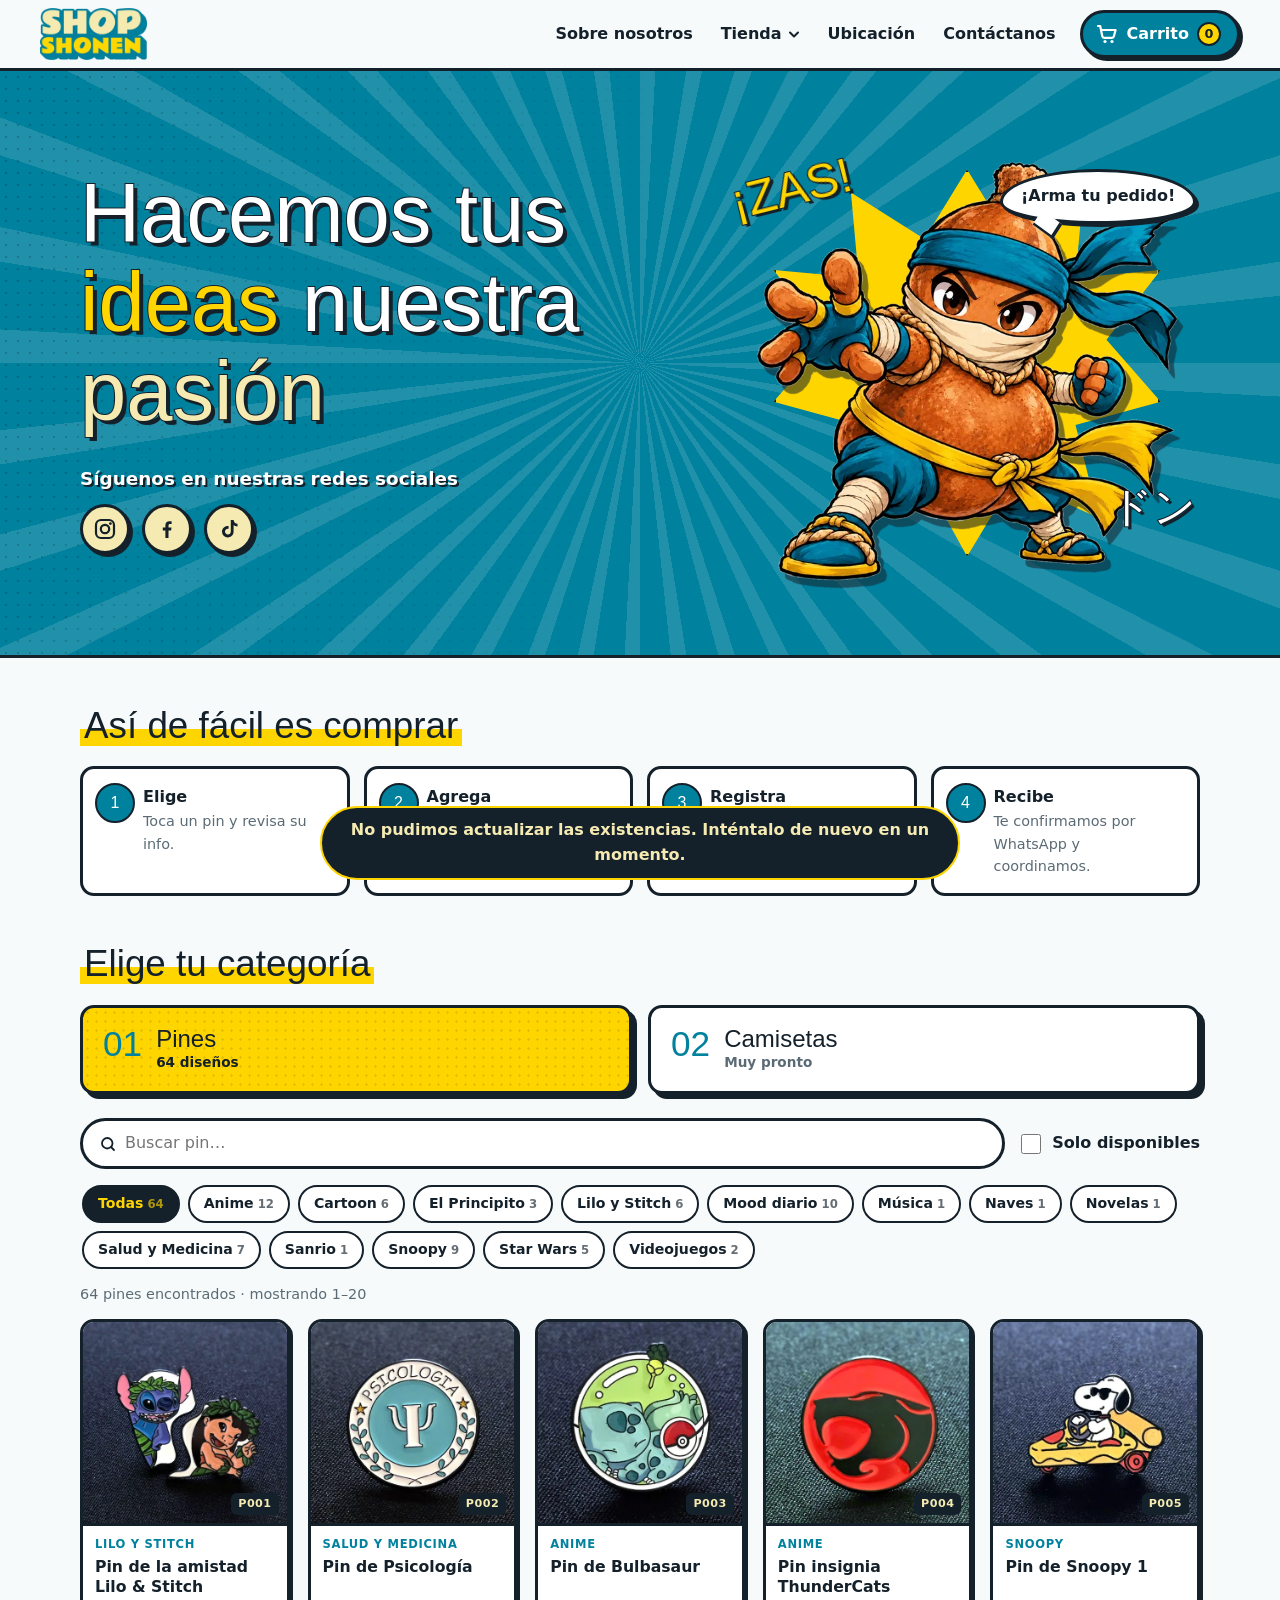
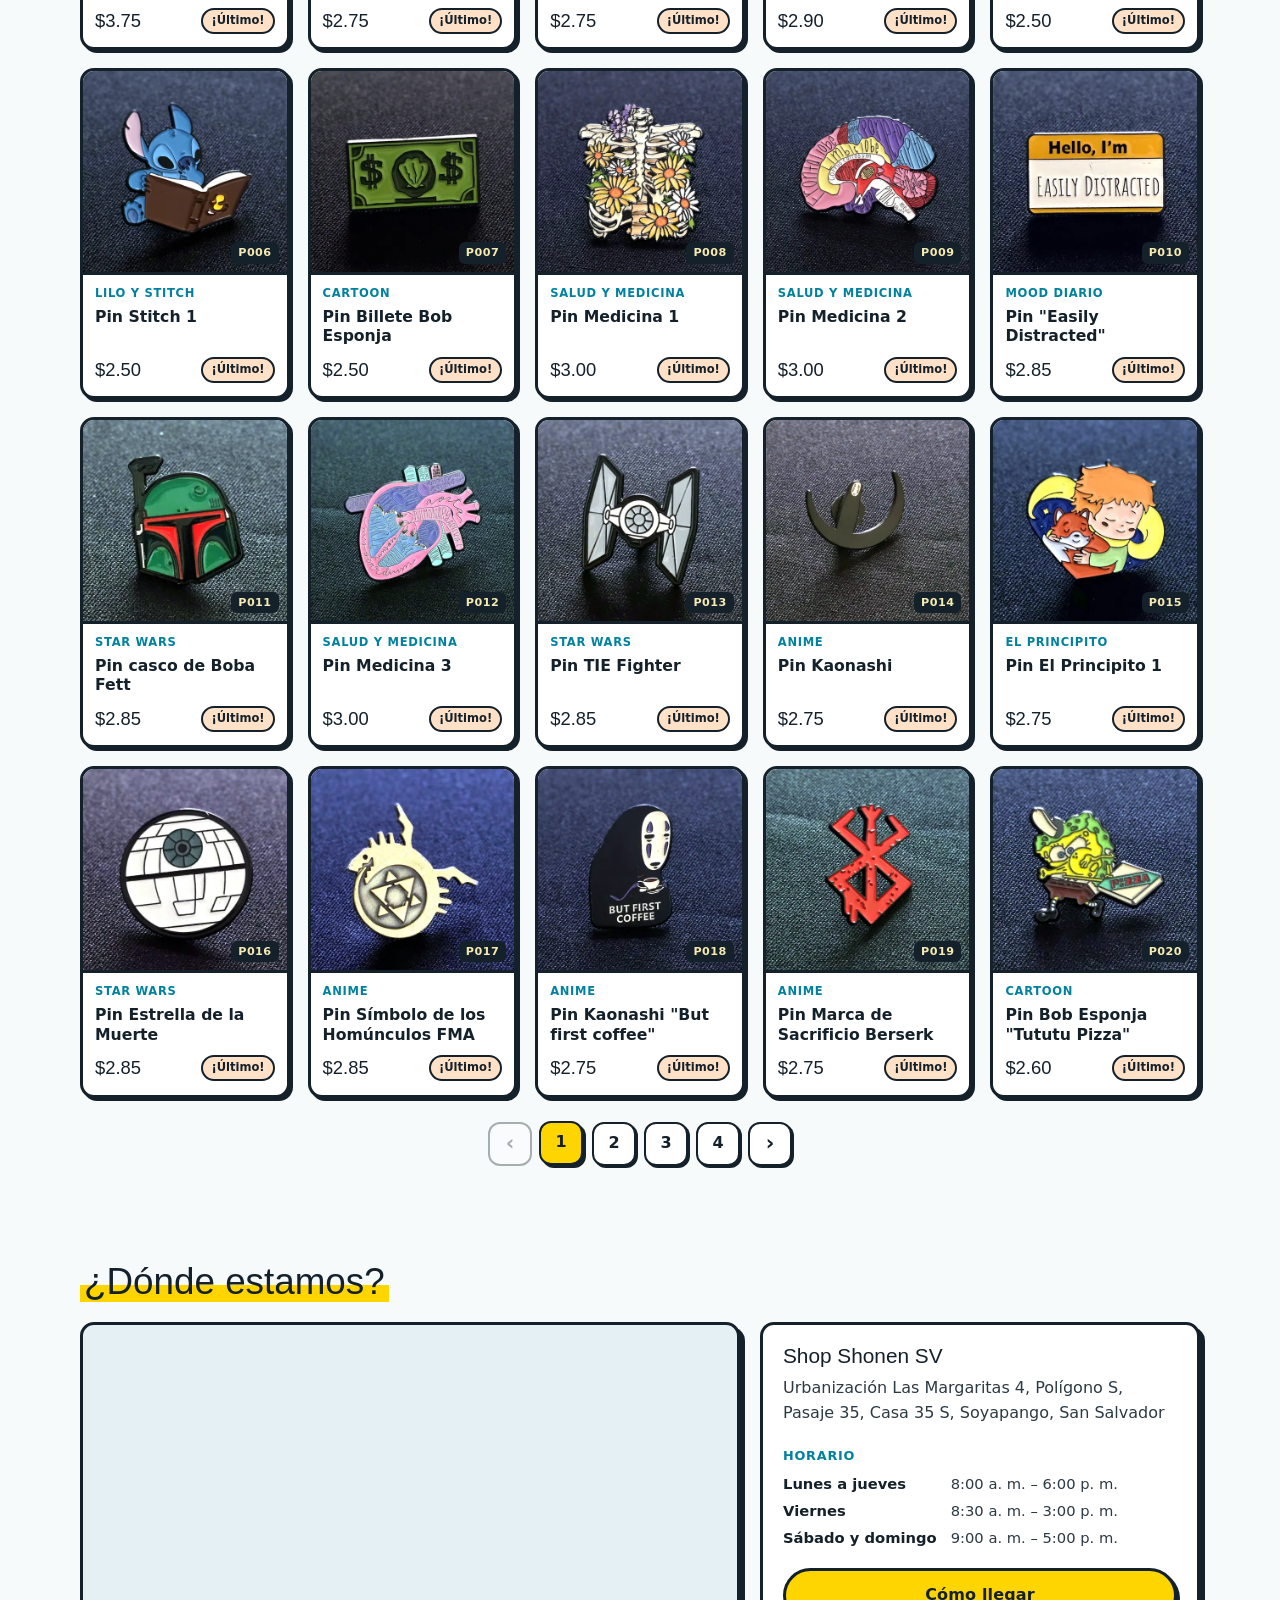
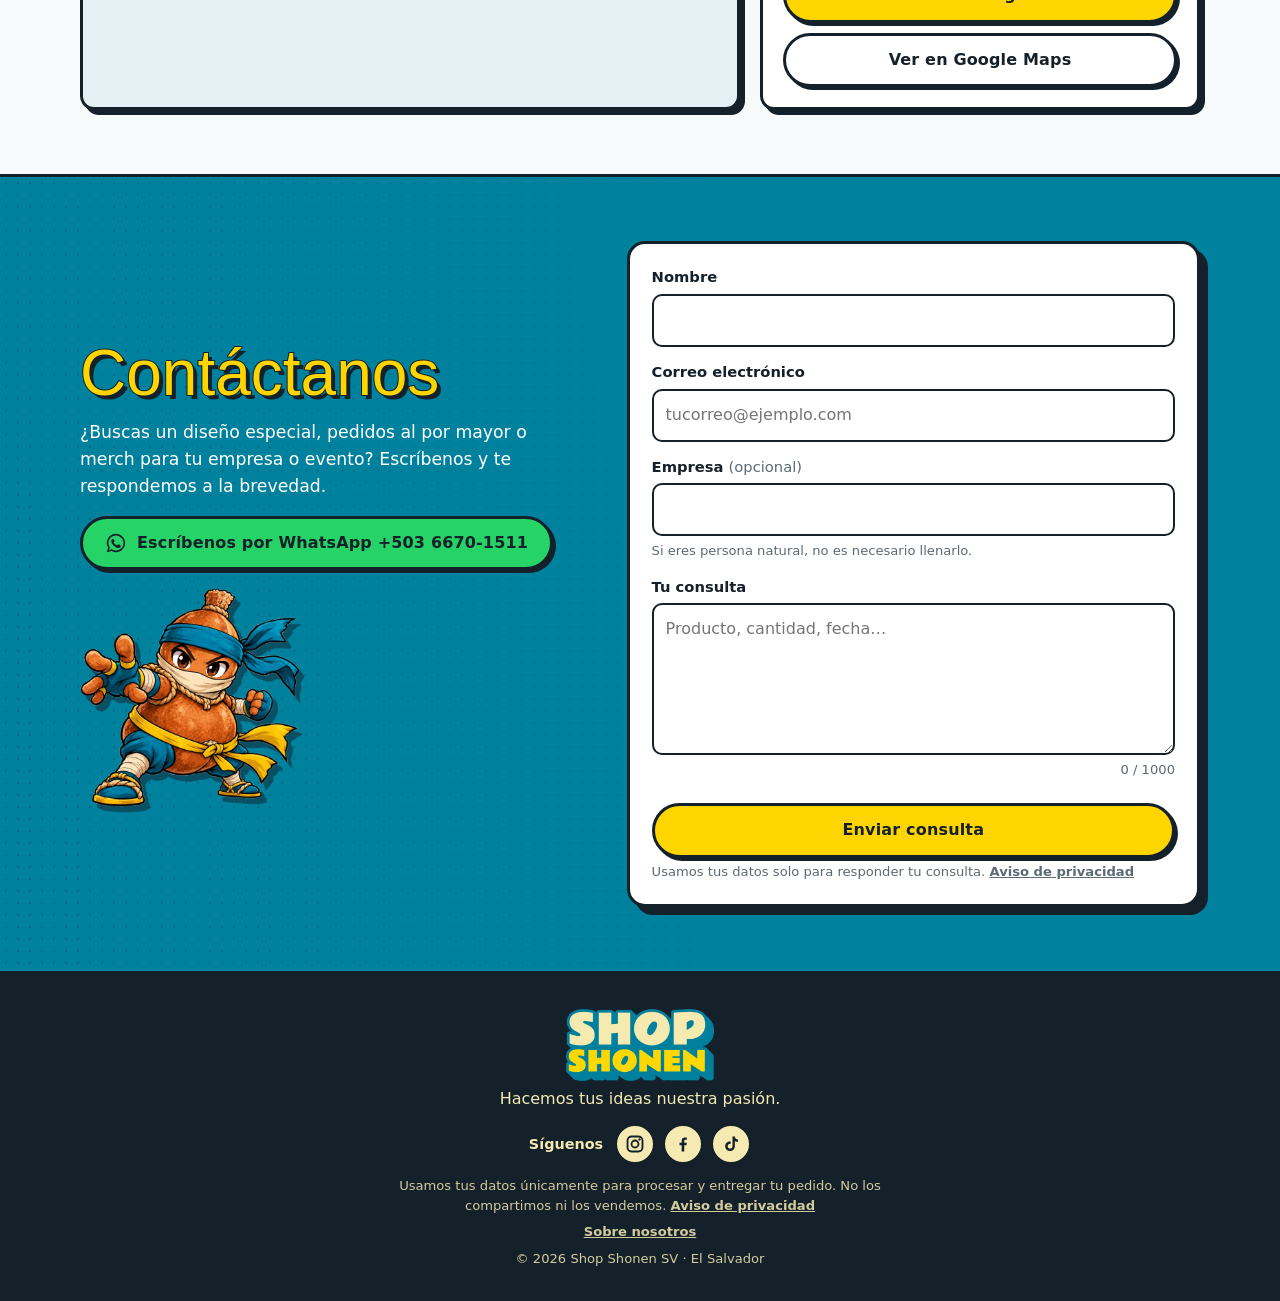
<file: index.html>
<!doctype html>
<html lang="es">
<head>
<meta charset="utf-8">
<meta name="viewport" content="width=device-width,initial-scale=1,viewport-fit=cover">
<meta name="color-scheme" content="only light">
<!--CSP-START-->
<meta http-equiv="Content-Security-Policy" content="default-src 'self'; script-src 'self'; style-src 'self' 'unsafe-inline' https://fonts.googleapis.com; font-src https://fonts.gstatic.com; img-src 'self' data: https://drive.google.com https://*.googleusercontent.com; frame-src https://www.google.com https://maps.google.com; connect-src https://script.google.com https://script.googleusercontent.com; base-uri 'self'; form-action 'none'">
<meta name="referrer" content="strict-origin-when-cross-origin">
<meta name="description" content="Shop Shonen SV: pines y merch inspirados en el anime y la cultura pop. Pedidos en línea, pago contra entrega y envíos a todo El Salvador.">
<link rel="icon" href="logo.webp">
<!--CSP-END-->
<title>Shop Shonen SV</title>
<link rel="preconnect" href="https://fonts.googleapis.com">
<link rel="preconnect" href="https://fonts.gstatic.com" crossorigin>
<link rel="stylesheet" href="https://fonts.googleapis.com/css2?family=Bangers&family=Dela+Gothic+One&family=M+PLUS+Rounded+1c:wght@400;500;700;800&display=swap">
<link rel="stylesheet" href="styles.css?v=20261005g">
</head>
<body>
<!--BODY-START-->
<a class="skip" href="#catalogo">Ir al catálogo</a>

<header class="topbar" id="topbar">
  <a class="brand" href="#inicio" aria-label="Shop Shonen SV, inicio">
    <img src="logo.webp" alt="Shop Shonen" width="120" height="120">
  </a>
  <nav class="topnav" id="topnav" aria-label="Secciones">
    <a class="navlink" href="nosotros.html">Sobre nosotros</a>
    <div class="dd" id="ddTienda">
      <button type="button" class="navlink dd-btn" id="ddBtn" aria-expanded="false" aria-controls="ddMenu">Tienda <svg viewBox="0 0 12 12" width="12" height="12" aria-hidden="true"><path d="M2 4.5 6 8.5 10 4.5" fill="none" stroke="currentColor" stroke-width="2" stroke-linecap="round" stroke-linejoin="round"/></svg></button>
      <div class="dd-menu" id="ddMenu" hidden>
        <button type="button" class="dd-item" data-goto="pines">Pines</button>
        <button type="button" class="dd-item" data-goto="camisetas">Camisetas</button>
      </div>
    </div>
    <button type="button" class="navlink" data-scroll="ubicacion">Ubicación</button>
    <button type="button" class="navlink" data-scroll="contacto">Contáctanos</button>
  </nav>
  <button type="button" class="cart-btn" id="cartBtn" aria-label="Abrir carrito, 0 productos">
    <svg viewBox="0 0 24 24" width="24" height="24" aria-hidden="true"><path d="M3 4h2.2l2.1 10.2a2 2 0 0 0 2 1.6h7.6a2 2 0 0 0 2-1.5L20.6 8H6.4" fill="none" stroke="currentColor" stroke-width="2.2" stroke-linecap="round" stroke-linejoin="round"/><circle cx="10" cy="19.5" r="1.6" fill="currentColor"/><circle cx="17" cy="19.5" r="1.6" fill="currentColor"/></svg>
    <span class="cart-label">Carrito</span>
    <span class="cart-count" id="cartCount">0</span>
  </button>
  <button type="button" class="burger" id="burger" aria-expanded="false" aria-controls="topnav" aria-label="Abrir menú">
    <span></span><span></span><span></span>
  </button>
</header>

<main id="inicio">
  <!-- HERO: escena animada -->
  <section class="hero" aria-labelledby="heroTitle">
    <div class="hero-lines" aria-hidden="true"></div>
    <div class="hero-dots" aria-hidden="true"></div>
    <div class="hero-inner">
      <div class="hero-copy">
        <h1 id="heroTitle" class="hero-title" aria-label="Hacemos tus ideas nuestra pasión">
          <span class="w" style="--i:0">Hacemos</span>
          <span class="w" style="--i:1">tus</span>
          <span class="w hl" style="--i:2">ideas</span>
          <span class="w" style="--i:3">nuestra</span>
          <span class="w hl2" style="--i:4">pasión</span>
        </h1>
        <div class="hero-social" id="heroSocial" hidden>
          <p class="hero-social-txt">Síguenos en nuestras redes sociales</p>
          <div class="social social-hero" data-social></div>
        </div>
      </div>
      <div class="hero-stage" aria-hidden="true">
        <div class="burst"></div>
        <span class="sfx sfx1">¡ZAS!</span>
        <span class="sfx sfx2">ドン</span>
        <img class="mascot" src="mascota.webp" alt="" width="640" height="636">
        <div class="bubble">¡Arma tu pedido!</div>
      </div>
    </div>
  </section>

  <section class="how" aria-labelledby="howTitle">
    <h2 id="howTitle" class="section-title"><span>Así de fácil es comprar</span></h2>
    <ol class="steps">
      <li><b>Elige</b><span>Toca un pin y revisa su info.</span></li>
      <li><b>Agrega</b><span>Suma al carrito los que quieras.</span></li>
      <li><b>Registra</b><span>Completa tus datos de entrega.</span></li>
      <li><b>Recibe</b><span>Te confirmamos por WhatsApp y coordinamos.</span></li>
    </ol>
  </section>

  <!-- Categorías -->
  <section class="cats" id="catalogo" aria-labelledby="catsTitle">
    <h2 id="catsTitle" class="section-title"><span>Elige tu categoría</span></h2>
    <div class="cat-tabs" role="tablist" aria-label="Categorías de producto">
      <button type="button" class="cat-tab" role="tab" id="tab-pines" aria-controls="panel-pines" aria-selected="true" data-cat="pines">
        <span class="cat-num">01</span>
        <span class="cat-name">Pines</span>
        <span class="cat-meta" id="pinesMeta">64 diseños</span>
      </button>
      <button type="button" class="cat-tab" role="tab" id="tab-camisetas" aria-controls="panel-camisetas" aria-selected="false" data-cat="camisetas">
        <span class="cat-num">02</span>
        <span class="cat-name">Camisetas</span>
        <span class="cat-meta">Muy pronto</span>
      </button>
    </div>

    <!-- Panel Pines -->
    <div class="panel" role="tabpanel" id="panel-pines" aria-labelledby="tab-pines">
      <div class="toolbar">
        <label class="search">
          <span class="sr">Buscar pin</span>
          <svg viewBox="0 0 24 24" width="18" height="18" aria-hidden="true"><circle cx="11" cy="11" r="7" fill="none" stroke="currentColor" stroke-width="2.4"/><path d="m20 20-4-4" stroke="currentColor" stroke-width="2.4" stroke-linecap="round"/></svg>
          <input type="search" id="q" placeholder="Buscar pin…" autocomplete="off" maxlength="40">
        </label>
        <div class="filter-row">
          <label class="cat-select"><span class="sr">Temática</span>
            <select id="catSelect" aria-label="Filtrar por temática"></select>
          </label>
          <label class="only-stock"><input type="checkbox" id="onlyStock"> Solo disponibles</label>
        </div>
      </div>
      <div class="chips" id="chips" role="group" aria-label="Filtrar por temática"></div>
      <p class="result-count" id="resultCount" aria-live="polite"></p>
      <div class="grid" id="grid"></div>
      <nav class="pager" id="pager" aria-label="Páginas del catálogo"></nav>
    </div>

    <!-- Panel Camisetas -->
    <div class="panel" role="tabpanel" id="panel-camisetas" aria-labelledby="tab-camisetas" hidden>
      <div class="soon">
        <img src="mascota.webp" alt="" class="soon-mascot" width="640" height="636">
        <div class="soon-bubble">
          <p class="soon-msg">Muy pronto estaremos actualizando el catálogo de productos</p>
          <p class="soon-sign">Atentamente: <b>Shop Shonen SV</b></p>
        </div>
      </div>
    </div>
  </section>


  <!-- Ubicación -->
  <section class="place" id="ubicacion" aria-labelledby="placeTitle">
    <h2 id="placeTitle" class="section-title"><span>¿Dónde estamos?</span></h2>
    <div class="place-grid">
      <div class="map" id="map"></div>
      <div class="place-card">
        <p class="place-kicker">Shop Shonen SV</p>
        <p class="place-addr" id="placeAddr"></p>
        <h3 class="place-h">Horario</h3>
        <dl class="hours" id="hours"></dl>
        <div class="place-actions">
          <a class="btn btn-sun btn-wide" id="mapDirections" href="#" target="_blank" rel="noopener noreferrer">Cómo llegar</a>
          <a class="btn btn-ghost-dark btn-wide" id="mapOpen" href="#" target="_blank" rel="noopener noreferrer">Ver en Google Maps</a>
        </div>
      </div>
    </div>
  </section>

  <!-- Contáctanos -->
  <section class="contact" id="contacto" aria-labelledby="contactTitle">
    <div class="contact-wrap">
      <div class="contact-intro">
        <h2 id="contactTitle" class="contact-title">Contáctanos</h2>
        <p class="contact-lead">¿Buscas un diseño especial, pedidos al por mayor o merch para tu empresa o evento? Escríbenos y te respondemos a la brevedad.</p>
        <a class="btn btn-wa wa-link" id="ctWa" href="#" target="_blank" rel="noopener noreferrer" hidden>
          <svg viewBox="0 0 24 24" width="22" height="22" aria-hidden="true"><path fill="currentColor" d="M12 2a10 10 0 0 0-8.6 15.1L2 22l5-1.3A10 10 0 1 0 12 2Zm0 18.2c-1.5 0-3-.4-4.3-1.2l-.3-.2-3 .8.8-2.9-.2-.3A8.2 8.2 0 1 1 12 20.2Zm4.5-6.1c-.2-.1-1.5-.7-1.7-.8-.2-.1-.4-.1-.6.1l-.8 1c-.1.2-.3.2-.5.1a6.7 6.7 0 0 1-3.3-2.9c-.3-.4.3-.4.7-1.3.1-.2 0-.3 0-.4l-.8-1.8c-.2-.5-.4-.4-.6-.4h-.5a1 1 0 0 0-.7.3 3 3 0 0 0-.9 2.2c0 1.3.9 2.5 1 2.7.1.2 1.8 2.8 4.4 3.9 1.7.7 2.3.8 3.1.6.5-.1 1.5-.6 1.7-1.2.2-.6.2-1.1.2-1.2-.1-.1-.3-.2-.5-.3Z"/></svg>
          <span>Escríbenos por WhatsApp <b id="ctWaNum"></b></span>
        </a>
        <img src="mascota.webp" alt="" class="contact-mascot" width="640" height="636">
      </div>
      <form class="contact-form" id="ctForm" novalidate>
        <div class="field">
          <label for="cNombre">Nombre</label>
          <input id="cNombre" name="nombre" autocomplete="name" maxlength="80" required>
          <p class="err" id="ecNombre"></p>
        </div>
        <div class="field">
          <label for="cCorreo">Correo electrónico</label>
          <input id="cCorreo" name="correo" type="email" autocomplete="email" maxlength="120" placeholder="tucorreo@ejemplo.com" required>
          <p class="err" id="ecCorreo"></p>
        </div>
        <div class="field">
          <label for="cEmpresa">Empresa <span class="opt">(opcional)</span></label>
          <input id="cEmpresa" name="empresa" autocomplete="organization" maxlength="100" aria-describedby="cEmpresaHint">
          <p class="field-hint" id="cEmpresaHint">Si eres persona natural, no es necesario llenarlo.</p>
        </div>
        <div class="field">
          <label for="cConsulta">Tu consulta</label>
          <textarea id="cConsulta" name="consulta" rows="5" maxlength="1000" placeholder="Producto, cantidad, fecha…" required></textarea>
          <p class="field-hint counter" id="cCount">0 / 1000</p>
          <p class="err" id="ecConsulta"></p>
        </div>
        <div class="hp" aria-hidden="true"><label>No llenar <input id="cWeb" name="web" tabindex="-1" autocomplete="off"></label></div>
        <p class="form-alert" id="ctAlert" role="alert" hidden></p>
        <button type="submit" class="btn btn-sun btn-wide" id="ctSubmit">Enviar consulta</button>
        <p class="field-hint">Usamos tus datos solo para responder tu consulta. <button type="button" class="linkish" data-privacy>Aviso de privacidad</button></p>
      </form>
      <div class="contact-done" id="ctDone" hidden>
        <p class="done-kicker">¡Consulta enviada!</p>
        <h3 class="contact-done-title">Gracias, <span id="ctDoneName"></span></h3>
        <p>Recibimos tu mensaje y te responderemos al correo <b id="ctDoneMail"></b>.</p>
        <button type="button" class="btn btn-ghost-dark" id="ctAgain">Enviar otra consulta</button>
      </div>
    </div>
  </section>
</main>

<footer class="footer">
  <img src="logo.webp" alt="Shop Shonen SV" width="96" height="96">
  <p>Hacemos tus ideas nuestra pasión.</p>
  <div class="social social-foot" data-social hidden><span class="social-label">Síguenos</span></div>
  <p class="foot-small">Usamos tus datos únicamente para procesar y entregar tu pedido. No los compartimos ni los vendemos. <button type="button" class="linkish" id="privacyLink">Aviso de privacidad</button></p>
  <p class="foot-small"><a class="linkish" href="nosotros.html">Sobre nosotros</a></p>
  <p class="foot-small">© <span id="year">2026</span> Shop Shonen SV · El Salvador</p>
</footer>

<!-- Modal: detalle de producto -->
<div class="overlay" id="detailOverlay" hidden>
  <div class="modal" role="dialog" aria-modal="true" aria-labelledby="dName" id="detail">
    <button type="button" class="x" data-close aria-label="Cerrar">×</button>
    <div class="d-media">
      <div class="zoom" id="zoom" tabindex="0" role="button" aria-label="Toca para hacer zoom">
        <img id="dImg" alt="">
        <span class="zoom-hint" id="zoomHint">Toca la foto para hacer zoom</span>
      </div>
    </div>
    <div class="d-info">
      <p class="d-code" id="dCode"></p>
      <h3 class="d-name" id="dName"></h3>
      <p class="d-price" id="dPrice"></p>
      <div class="d-tabs" role="tablist">
        <button type="button" role="tab" aria-selected="true" class="d-tab" id="dTabDesc">Descripción</button>
      </div>
      <p class="d-desc" id="dDesc"></p>
      <p class="d-stock" id="dStock"></p>
      <div class="d-buy" id="dBuy">
        <div class="qty" aria-label="Cantidad">
          <button type="button" id="dMinus" aria-label="Quitar uno">−</button>
          <output id="dQty">1</output>
          <button type="button" id="dPlus" aria-label="Agregar uno">+</button>
        </div>
        <button type="button" class="btn btn-sun btn-wide" id="dAdd">Añadir al carrito</button>
      </div>
    </div>
  </div>
</div>

<!-- Carrito lateral -->
<div class="drawer-back" id="drawerBack" hidden></div>
<aside class="drawer" id="drawer" aria-labelledby="drawerTitle" aria-hidden="true" inert hidden>
  <div class="drawer-head">
    <h2 id="drawerTitle">Tu carrito</h2>
    <button type="button" class="x" id="drawerClose" aria-label="Cerrar carrito">×</button>
  </div>
  <p class="drawer-toast" id="drawerToast" role="status" aria-live="polite"></p>
  <div class="drawer-body" id="cartList"></div>
  <div class="drawer-foot">
    <div class="sum-row total"><span>Total de la compra</span><b id="cartTotal">$0.00</b></div>
    <p class="hint">El envío se calcula al completar tus datos.</p>
    <button type="button" class="btn btn-ghost-dark btn-wide" id="keepShopping">Continuar comprando</button>
    <button type="button" class="btn btn-sun btn-wide" id="goCheckout">Completar compra</button>
  </div>
</aside>

<!-- Pestaña de checkout -->
<section class="checkout" id="checkout" aria-labelledby="coTitle" hidden>
  <div class="co-bar">
    <button type="button" class="back" id="coBack">← Volver a la tienda</button>
    <img src="logo.webp" alt="Shop Shonen" width="64" height="64">
  </div>
  <div class="co-wrap" id="coWrap">
    <form class="co-form" id="coForm" novalidate autocomplete="on">
      <h2 id="coTitle">Completa tu registro de compra</h2>
      <p class="co-sub">Todos los campos son obligatorios. Los usamos solo para entregarte tu pedido.</p>

      <fieldset>
        <legend><span class="lg-num">1</span> ¿Quién recibe?</legend>
        <div class="field">
          <label for="fNombre">Nombre completo</label>
          <input id="fNombre" name="nombre" autocomplete="name" maxlength="80" required>
          <p class="err" id="eNombre"></p>
        </div>
        <div class="field">
          <label for="fWhats">Contacto de WhatsApp</label>
          <div class="phone"><span class="pfx">+503</span><input id="fWhats" name="whatsapp" inputmode="numeric" autocomplete="tel-national" placeholder="7000-0000" maxlength="9" required></div>
          <p class="err" id="eWhats"></p>
        </div>
      </fieldset>

      <fieldset>
        <legend><span class="lg-num">2</span> ¿Dónde entregamos?</legend>
        <div class="field">
          <label for="fDepto">Departamento</label>
          <select id="fDepto" name="departamento" required><option value="">Selecciona un departamento</option></select>
          <p class="err" id="eDepto"></p>
        </div>
        <div class="row2">
          <div class="field">
            <label for="fMuni">Municipio</label>
            <select id="fMuni" name="municipio" required disabled><option value="">Primero elige el departamento</option></select>
            <p class="err" id="eMuni"></p>
          </div>
          <div class="field">
            <label for="fDist">Distrito</label>
            <select id="fDist" name="distrito" required disabled><option value="">Primero elige el municipio</option></select>
            <p class="err" id="eDist"></p>
          </div>
        </div>
        <div class="field">
          <label for="fDir">Dirección</label>
          <input id="fDir" name="direccion" autocomplete="street-address" maxlength="160" placeholder="Colonia, calle y n.º de casa" required>
          <p class="err" id="eDir"></p>
        </div>
        <div class="field">
          <label for="fRef">Punto de referencia</label>
          <input id="fRef" name="referencia" maxlength="120" placeholder="Ej.: frente al parque" required>
          <p class="err" id="eRef"></p>
        </div>
      </fieldset>

      <fieldset>
        <legend><span class="lg-num">3</span> ¿Cómo pagas?</legend>
        <div class="pay">
          <label class="pay-opt"><input type="radio" name="pago" value="Contra entrega" required>
            <span><b>Contra entrega</b><small>Pagas en efectivo cuando recibes tu pedido.</small></span></label>
          <label class="pay-opt"><input type="radio" name="pago" value="Transferencia">
            <span><b>Pago por transferencia</b><small>Transferencia bancaria antes del envío.</small></span></label>
        </div>
        <p class="pay-note" id="payNote" hidden>Un asesor se comunicará contigo por WhatsApp para completar el pago. Tu pedido queda reservado mientras tanto.</p>
        <p class="err" id="ePago"></p>
      </fieldset>

      <!-- Campo trampa contra bots: las personas no lo ven -->
      <div class="hp" aria-hidden="true"><label>No llenar <input id="fWeb" name="web" tabindex="-1" autocomplete="off"></label></div>

      <label class="consent"><input type="checkbox" id="fConsent" required>
        <span>Acepto que Shop Shonen SV use mis datos solo para gestionar y entregar este pedido y contactarme por WhatsApp. <button type="button" class="linkish" data-privacy>Leer aviso</button></span></label>
      <p class="err" id="eConsent"></p>

      <p class="form-alert" id="formAlert" role="alert" hidden></p>
    </form>

    <aside class="co-summary" aria-labelledby="sumTitle">
      <h3 id="sumTitle">Resumen del pedido</h3>
      <div id="coItems" class="co-items"></div>
      <div class="sum-row"><span>Subtotal</span><b id="coSub">$0.00</b></div>
      <div class="sum-row"><span>Envío <small id="coShipLbl">(elige departamento)</small></span><b id="coShip">—</b></div>
      <div class="sum-row total"><span>Total a pagar</span><b id="coTotal">$0.00</b></div>
      <button type="submit" form="coForm" class="btn btn-sun btn-wide" id="coSubmit" disabled>Completar registro de compra</button>
      <p class="missing" id="coMissing" aria-live="polite"></p>
      <p class="secure"><svg viewBox="0 0 24 24" width="16" height="16" aria-hidden="true"><path d="M7 10V7a5 5 0 0 1 10 0v3" fill="none" stroke="currentColor" stroke-width="2.2"/><rect x="4.5" y="10" width="15" height="11" rx="2.5" fill="currentColor"/></svg> Conexión cifrada. No pedimos datos de tarjeta.</p>
    </aside>
  </div>

  <!-- Confirmación -->
  <div class="done" id="done" hidden>
    <img src="mascota.webp" alt="" class="done-mascot" width="640" height="636">
    <div class="done-card">
      <p class="done-kicker">¡Pedido registrado!</p>
      <h2 class="done-title">Gracias, <span id="doneName"></span></h2>
      <p class="done-id">Número de pedido: <b id="doneId"></b></p>
      <div id="doneItems" class="co-items"></div>
      <div class="sum-row"><span>Envío</span><b id="doneShip"></b></div>
      <div class="sum-row total"><span>Total</span><b id="doneTotal"></b></div>
      <p class="done-pay" id="donePay"></p>
      <p class="done-wa" id="doneWa"></p>
      <a class="btn btn-wa btn-wide" id="doneChat" href="#" target="_blank" rel="noopener noreferrer">Escribirle a Shop Shonen por WhatsApp</a>
      <button type="button" class="btn btn-ghost-dark btn-wide" id="doneBack">Seguir viendo productos</button>
    </div>
  </div>
</section>

<!-- Aviso de privacidad -->
<div class="overlay" id="privacyOverlay" hidden>
  <div class="modal modal-text" role="dialog" aria-modal="true" aria-labelledby="pvTitle">
    <button type="button" class="x" data-close aria-label="Cerrar">×</button>
    <h3 id="pvTitle">Aviso de privacidad</h3>
    <p><b>Qué datos pedimos:</b> nombre, número de WhatsApp, dirección, punto de referencia y método de pago. No pedimos ni guardamos datos de tarjetas ni contraseñas.</p>
    <p><b>Para qué:</b> registrar tu pedido, apartar tus productos, coordinar la entrega y enviarte la confirmación por WhatsApp.</p>
    <p><b>Quién los ve:</b> solo el equipo de Shop Shonen SV y la persona que realiza la entrega. No los vendemos ni los compartimos con terceros para publicidad.</p>
    <p><b>Cuánto tiempo:</b> conservamos los datos del pedido mientras sea necesario para la entrega y el control de ventas.</p>
    <p><b>Tus derechos:</b> puedes pedir que corrijamos o eliminemos tus datos escribiéndonos por WhatsApp.</p>
  </div>
</div>

<div class="toast" id="toast" role="status" aria-live="polite"></div>
<!--BODY-END-->
<script src="config.js?v=20261005g"></script>
<script src="data-productos.js?v=20261005g"></script>
<script src="data-elsalvador.js?v=20261005g"></script>
<script src="app.js?v=20261005g"></script>
</body>
</html>
</file>
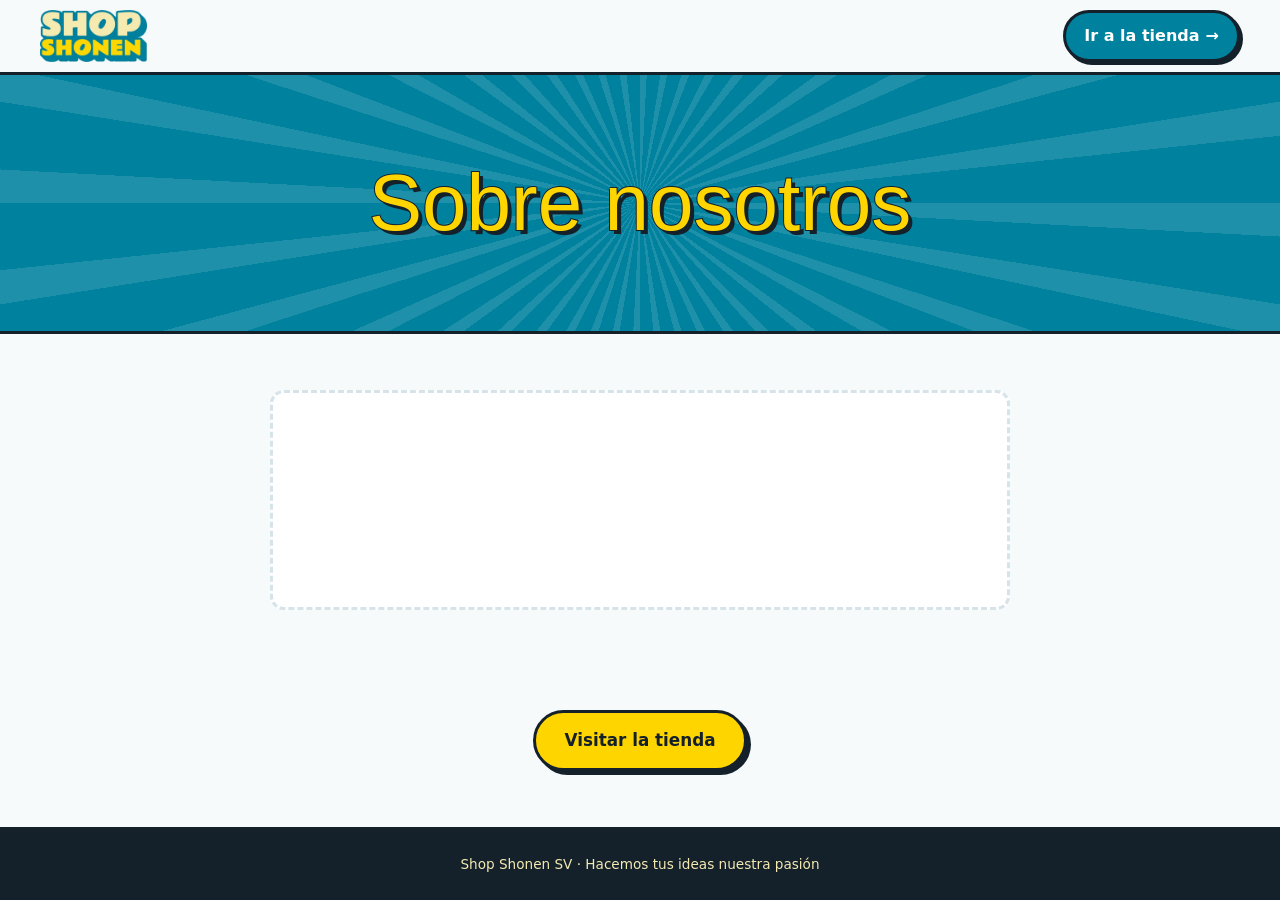
<file: nosotros.html>
<!doctype html>
<html lang="es">
<head>
<meta charset="utf-8">
<meta name="viewport" content="width=device-width,initial-scale=1,viewport-fit=cover">
<!--CSP-START-->
<meta http-equiv="Content-Security-Policy" content="default-src 'self'; script-src 'none'; style-src 'self' 'unsafe-inline' https://fonts.googleapis.com; font-src https://fonts.gstatic.com; img-src 'self' data:; base-uri 'self'; form-action 'none'">
<meta name="description" content="Conoce a Shop Shonen SV.">
<link rel="icon" href="logo.webp">
<!--CSP-END-->
<title>Sobre nosotros · Shop Shonen SV</title>
<link rel="preconnect" href="https://fonts.googleapis.com">
<link rel="preconnect" href="https://fonts.gstatic.com" crossorigin>
<link rel="stylesheet" href="https://fonts.googleapis.com/css2?family=Dela+Gothic+One&family=M+PLUS+Rounded+1c:wght@400;500;700;800&display=swap">
<!--STYLE-START-->
<style>
/* Página independiente: misma identidad visual, sin nada de la tienda. */
:root{
  --ink:#14202a;--paper:#f6fafb;--panel:#ffffff;--teal:#00819e;--cream:#f4eab2;--sun:#ffd500;--muted:#5b6b75;--line:#d6e3e8;
  --f-display:"Dela Gothic One","Arial Black",Impact,sans-serif;
  --f-body:"M PLUS Rounded 1c",ui-rounded,"Segoe UI",system-ui,sans-serif;
  --b:3px solid var(--ink);--gut:clamp(16px,4vw,40px);
  color-scheme:light;
}
*{box-sizing:border-box}
[hidden]{display:none!important}
body{margin:0;background:var(--paper);color:var(--ink);font-family:var(--f-body);font-size:16px;line-height:1.6;-webkit-font-smoothing:antialiased;min-height:100vh;display:flex;flex-direction:column}
.ab-main{flex:1;width:100%}
img{max-width:100%;display:block}
.ab-top{position:sticky;top:0;z-index:5;display:flex;justify-content:space-between;align-items:center;gap:12px;padding:10px var(--gut);border-bottom:var(--b);background:var(--paper)}
.ab-back{display:inline-flex;align-items:center;gap:6px;background:var(--teal);color:#fff;border:var(--b);border-radius:999px;padding:10px 18px;font-weight:800;text-decoration:none;box-shadow:3px 3px 0 var(--ink);white-space:nowrap}
.ab-back:hover{transform:translate(-2px,-2px);box-shadow:5px 5px 0 var(--ink)}
.ab-cta{display:flex;justify-content:center;padding:0 var(--gut) clamp(32px,6vw,56px)}
.ab-btn{display:inline-flex;background:var(--sun);color:var(--ink);border:var(--b);border-radius:999px;padding:14px 28px;font-weight:800;font-size:1.05rem;text-decoration:none;box-shadow:4px 4px 0 var(--ink)}
.ab-btn:hover,.ab-back:focus-visible,.ab-btn:focus-visible{transform:translate(-2px,-2px);box-shadow:6px 6px 0 var(--ink)}
:focus-visible{outline:3px solid #d9662a;outline-offset:3px}
.ab-top img{height:52px;width:auto}
.ab-hero{position:relative;overflow:hidden;isolation:isolate;background:var(--teal);border-bottom:var(--b);padding:clamp(40px,8vw,88px) var(--gut);text-align:center}
.ab-hero::before{content:"";position:absolute;inset:-60%;z-index:-1;background:repeating-conic-gradient(from 0deg at 50% 50%,rgba(255,255,255,.12) 0deg 3deg,transparent 3deg 9deg)}
.ab-hero h1{margin:0;font-family:var(--f-display);font-weight:400;font-size:clamp(2.4rem,8vw,5rem);line-height:1;color:var(--sun);-webkit-text-stroke:2px var(--ink);paint-order:stroke fill;text-shadow:4px 4px 0 var(--ink)}
.ab-main{max-width:820px;margin:0 auto;padding:clamp(28px,6vw,56px) var(--gut)}
.ab-content:empty{min-height:220px;border:3px dashed var(--line);border-radius:14px;background:var(--panel)}
.ab-foot{border-top:var(--b);background:var(--ink);color:var(--cream);text-align:center;padding:24px var(--gut);font-size:.85rem}
.ab-foot p{margin:0}
</style>
<!--STYLE-END-->
</head>
<body>
<!--BODY-START-->
<header class="ab-top">
  <a href="index.html" class="ab-logo" aria-label="Ir a la tienda Shop Shonen SV"><img src="logo.webp" alt="Shop Shonen SV" width="520" height="252"></a>
  <a href="index.html" class="ab-back">Ir a la tienda <span aria-hidden="true">→</span></a>
</header>
<section class="ab-hero">
  <h1>Sobre nosotros</h1>
</section>
<main class="ab-main">
  <!-- Aquí irá la historia de Shop Shonen SV. Escribe los párrafos dentro de este div. -->
  <div class="ab-content"></div>
</main>
<div class="ab-cta"><a href="index.html" class="ab-btn">Visitar la tienda</a></div>
<footer class="ab-foot">
  <p>Shop Shonen SV · Hacemos tus ideas nuestra pasión</p>
</footer>
<!--BODY-END-->
</body>
</html>
</file>
<file: styles.css>
/* Layout: página tipo tomo de manga — paneles con tinta gruesa, sombras duras y tramas; un solo mundo visual claro (decisión deliberada). */
:root{
  --ink:#14202a;          /* tinta */
  --paper:#f6fafb;        /* papel, sesgo frío hacia el teal */
  --panel:#ffffff;
  --teal:#00819e;         /* del logo */
  --teal-deep:#005b70;
  --cream:#f4eab2;        /* del logo */
  --sun:#ffd500;          /* del logo */
  --orange:#d9662a;       /* de la mascota */
  --red:#e0343c;
  --green:#1f9d55;
  --muted:#5b6b75;
  --line:#d6e3e8;
  --f-display:"Dela Gothic One","Arial Black",Impact,sans-serif;
  --f-sfx:"Bangers","Dela Gothic One",Impact,sans-serif;
  --f-body:"M PLUS Rounded 1c",ui-rounded,"Segoe UI",system-ui,sans-serif;
  --b:3px solid var(--ink);
  --sh:5px 5px 0 var(--ink);
  --sh-sm:3px 3px 0 var(--ink);
  --r:14px;
  --gut:clamp(16px,4vw,40px);
  color-scheme:light;
}
*{box-sizing:border-box}
[hidden]{display:none!important}
html{scroll-behavior:smooth}
body{margin:0;background:var(--paper);color:var(--ink);font-family:var(--f-body);font-size:16px;line-height:1.55;-webkit-font-smoothing:antialiased;overflow-x:hidden}
body.locked{overflow:hidden}
img{max-width:100%;display:block}
button{font:inherit;color:inherit;cursor:pointer}
input,select{font:inherit;color:var(--ink)}
:focus-visible{outline:3px solid var(--orange);outline-offset:3px}
.sr{position:absolute;width:1px;height:1px;overflow:hidden;clip:rect(0 0 0 0);white-space:nowrap}
.skip{position:absolute;left:-999px;top:8px;background:var(--sun);border:var(--b);padding:8px 12px;z-index:100;font-weight:800}
.skip:focus{left:12px}

/* ---------- Botones ---------- */
.btn{display:inline-flex;align-items:center;justify-content:center;gap:8px;border:var(--b);border-radius:999px;padding:12px 22px;font-weight:800;font-size:1rem;letter-spacing:.01em;box-shadow:var(--sh-sm);transition:transform .12s ease,box-shadow .12s ease,background .2s;text-decoration:none;min-height:48px;text-align:center}
.btn:hover{transform:translate(-2px,-2px);box-shadow:5px 5px 0 var(--ink)}
.btn:active{transform:translate(2px,2px);box-shadow:0 0 0 var(--ink)}
.btn[disabled]{opacity:.45;cursor:not-allowed;transform:none;box-shadow:var(--sh-sm)}
.btn-sun{background:var(--sun);color:var(--ink)}
.btn-ghost{background:transparent;color:#fff;border-color:#fff;box-shadow:3px 3px 0 var(--ink)}
.btn-ghost-dark{background:var(--panel);color:var(--ink)}
.btn-wa{background:#25d366;color:var(--ink)}
.btn-wide{width:100%}
.linkish{background:none;border:0;padding:0;text-decoration:underline;font-weight:700;color:inherit}

/* ---------- Barra superior ---------- */
.topbar{position:sticky;top:env(safe-area-inset-top,0px);z-index:40;display:flex;align-items:center;gap:12px;padding:8px var(--gut);background:var(--paper);border-bottom:var(--b)}
.brand img{width:auto;height:52px;object-fit:contain}
.topnav{display:flex;align-items:center;gap:4px;margin-left:auto}
.navlink{background:none;border:0;padding:10px 12px;font-weight:800;border-radius:10px;color:var(--ink);text-decoration:none;font-size:1rem;line-height:1.55;white-space:nowrap;display:inline-flex;align-items:center}
.navlink:hover{background:var(--cream)}
.cart-btn{position:relative;display:flex;align-items:center;gap:8px;background:var(--teal);color:#fff;border:var(--b);border-radius:999px;padding:9px 16px 9px 12px;font-weight:800;box-shadow:var(--sh-sm);min-height:46px}
.cart-count{min-width:24px;height:24px;border-radius:999px;background:var(--sun);color:var(--ink);border:2px solid var(--ink);display:grid;place-items:center;font-size:.8rem;padding:0 5px;font-variant-numeric:tabular-nums}
.cart-btn.bump{animation:bump .5s ease}
@keyframes bump{30%{transform:scale(1.15) rotate(-4deg)}60%{transform:scale(.95) rotate(2deg)}}

/* ---------- Hero ---------- */
.hero{position:relative;overflow:hidden;background:var(--teal);color:#fff;border-bottom:var(--b);isolation:isolate}
.hero-lines{position:absolute;inset:-60%;z-index:-2;background:repeating-conic-gradient(from 0deg at 50% 50%,rgba(255,255,255,.13) 0deg 3deg,transparent 3deg 9deg);animation:spin 60s linear infinite}
.hero-dots{position:absolute;inset:0;z-index:-1;background-image:radial-gradient(rgba(0,0,0,.18) 1.4px,transparent 1.6px);background-size:12px 12px;-webkit-mask-image:linear-gradient(100deg,#000 0%,transparent 55%);mask-image:linear-gradient(100deg,#000 0%,transparent 55%)}
@keyframes spin{to{transform:rotate(360deg)}}
.hero-inner{max-width:1200px;margin:0 auto;padding:clamp(28px,6vw,72px) var(--gut);display:grid;grid-template-columns:1.15fr .85fr;gap:24px;align-items:center}
.hero-copy{min-width:0}
.hero-kicker{display:inline-flex;flex-wrap:wrap;gap:8px;align-items:center;margin:0 0 14px;background:var(--ink);color:var(--cream);padding:6px 14px;border-radius:999px;font-weight:700;font-size:.85rem;letter-spacing:.02em}
.hero-kicker span{color:var(--sun);font-weight:800}
.hero-title{font-family:var(--f-display);font-weight:400;font-size:clamp(2.2rem,7vw,5.2rem);line-height:1.02;margin:0;text-wrap:balance;display:flex;flex-wrap:wrap;gap:.05em .28em;text-shadow:4px 4px 0 var(--ink);-webkit-text-stroke:2px var(--ink);paint-order:stroke fill}
.hero-title .w{display:inline-block;animation:pop .6s cubic-bezier(.2,1.6,.4,1) both;animation-delay:calc(.35s + var(--i)*.12s)}
.hero-title .hl{color:var(--sun)}
.hero-title .hl2{color:var(--cream)}
@keyframes pop{from{transform:translateY(40px) scale(.6) rotate(-6deg);opacity:.001}to{transform:none;opacity:1}}
.hero-ctas{display:flex;flex-wrap:wrap;gap:12px}
.hero-stage{position:relative;aspect-ratio:1/1;max-width:440px;width:100%;justify-self:center}
.burst{position:absolute;inset:6%;background:var(--sun);border:var(--b);clip-path:polygon(50% 0,61% 18%,80% 6%,78% 28%,100% 26%,86% 44%,100% 60%,78% 66%,84% 90%,62% 80%,50% 100%,39% 80%,16% 90%,22% 66%,0 60%,14% 44%,0 26%,22% 28%,20% 6%,39% 18%);animation:burst 4s ease-in-out infinite;animation-delay:1.1s}
@keyframes burst{0%,100%{transform:rotate(0) scale(1)}50%{transform:rotate(8deg) scale(1.05)}}
.mascot{position:absolute;inset:4% 2% 6% 2%;width:96%;height:auto;filter:drop-shadow(6px 8px 0 rgba(20,32,42,.55));animation:enter .9s cubic-bezier(.2,1.4,.4,1) .15s both,float 3.2s ease-in-out 1.2s infinite}
@keyframes enter{0%{transform:translate(70%,-30%) rotate(25deg) scale(.4);opacity:.001}60%{transform:translate(-4%,2%) rotate(-6deg) scale(1.06);opacity:1}100%{transform:none}}
@keyframes float{0%,100%{transform:translateY(0) rotate(0)}50%{transform:translateY(-10px) rotate(-2deg)}}
.sfx{position:absolute;font-family:var(--f-sfx);color:var(--panel);-webkit-text-stroke:2px var(--ink);paint-order:stroke fill;text-shadow:3px 3px 0 var(--ink);animation:sfx .5s cubic-bezier(.2,1.8,.4,1) both;z-index:2}
.sfx1{top:2%;left:-4%;font-size:clamp(1.8rem,4vw,3rem);transform:rotate(-14deg);animation-delay:.8s;color:var(--sun)}
.sfx2{bottom:10%;right:-2%;font-size:clamp(1.6rem,3.4vw,2.6rem);font-family:var(--f-display);animation-delay:1s}
@keyframes sfx{from{opacity:.001;scale:2.2}to{opacity:1;scale:1}}
.bubble{position:absolute;right:-2%;top:6%;background:var(--panel);color:var(--ink);border:var(--b);border-radius:50% 50% 50% 50%/60% 60% 40% 40%;padding:12px 18px;font-weight:800;font-size:clamp(.85rem,1.6vw,1rem);box-shadow:var(--sh-sm);animation:sfx .45s ease 1.4s both;z-index:3;white-space:nowrap}
.bubble::after{content:"";position:absolute;left:18%;bottom:-14px;width:18px;height:18px;background:var(--panel);border-right:var(--b);border-bottom:var(--b);transform:skew(20deg) rotate(45deg)}

/* ---------- Confianza ---------- */
.trust{list-style:none;margin:0;padding:18px var(--gut);display:grid;grid-template-columns:repeat(4,minmax(0,1fr));gap:12px;max-width:1200px;margin-inline:auto}
.trust li{display:flex;flex-direction:column;gap:2px;padding:12px 14px;border-left:4px solid var(--teal);background:var(--panel)}
.trust b{font-size:.95rem}
.trust span{color:var(--muted);font-size:.83rem}

/* ---------- Secciones ---------- */
.cats,.how{max-width:1200px;margin:0 auto;padding:clamp(24px,5vw,48px) var(--gut)}
.how{padding-bottom:0}
.section-title{font-family:var(--f-display);font-weight:400;font-size:clamp(1.5rem,3.6vw,2.3rem);margin:0 0 20px;line-height:1.1}
.section-title span{background:linear-gradient(transparent 58%,var(--sun) 58%);padding:0 4px}

.cat-tabs{display:grid;grid-template-columns:repeat(2,minmax(0,1fr));gap:16px;margin-bottom:24px}
.cat-tab{position:relative;text-align:left;border:var(--b);border-radius:var(--r);background:var(--panel);padding:18px 20px;box-shadow:var(--sh);display:grid;grid-template-columns:auto 1fr;grid-template-rows:auto auto;column-gap:14px;transition:transform .15s,background .2s;overflow:hidden}
.cat-tab::before{content:"";position:absolute;inset:0;background-image:radial-gradient(rgba(20,32,42,.12) 1.2px,transparent 1.4px);background-size:9px 9px;opacity:0;transition:opacity .2s}
.cat-tab:hover{transform:translate(-2px,-2px)}
.cat-tab[aria-selected="true"]{background:var(--sun)}
.cat-tab[aria-selected="true"]::before{opacity:1}
.cat-num{grid-row:span 2;font-family:var(--f-display);font-size:2.2rem;line-height:1;color:var(--teal);position:relative}
.cat-name{font-family:var(--f-display);font-size:1.5rem;line-height:1.1;position:relative}
.cat-meta{color:var(--muted);font-weight:700;font-size:.85rem;position:relative}
.cat-tab[aria-selected="true"] .cat-meta{color:var(--ink)}

.toolbar{display:flex;flex-wrap:wrap;gap:12px;align-items:center;margin-bottom:12px}
.search{flex:1 1 280px;display:flex;align-items:center;gap:8px;border:var(--b);border-radius:999px;background:var(--panel);padding:0 16px;min-height:48px}
.search{min-width:0}
.search input{flex:1;width:100%;border:0;background:transparent;min-width:0;padding:10px 0;font-size:1rem}
.search input:focus{outline:none}
.search:focus-within{box-shadow:0 0 0 3px var(--orange)}
.filter-row{display:flex;align-items:center;gap:12px;flex-wrap:wrap}
.cat-select{display:none}
.cat-select select{width:100%;min-height:46px;border:2px solid var(--ink);border-radius:999px;background:var(--panel);color:var(--ink);font:inherit;font-weight:800;font-size:16px;padding:0 40px 0 16px;appearance:none;-webkit-appearance:none;background-image:url("data:image/svg+xml,%3Csvg xmlns='http://www.w3.org/2000/svg' viewBox='0 0 12 12'%3E%3Cpath d='M2 4.5 6 8.5 10 4.5' fill='none' stroke='%2314202a' stroke-width='2' stroke-linecap='round'/%3E%3C/svg%3E");background-repeat:no-repeat;background-position:right 16px center;background-size:14px}
.cat-select select:focus{outline:none;box-shadow:0 0 0 3px var(--orange)}
.only-stock{display:flex;gap:8px;align-items:center;font-weight:700;white-space:nowrap}
.only-stock input{width:20px;height:20px;accent-color:var(--teal)}
.chips{display:flex;flex-wrap:wrap;gap:8px;padding:4px 2px 10px}
.chip{flex:0 0 auto;border:2px solid var(--ink);background:var(--panel);border-radius:999px;padding:6px 14px;font-weight:700;font-size:.88rem;white-space:nowrap}
.chip[aria-pressed="true"]{background:var(--ink);color:var(--sun)}
.chip small{opacity:.65;margin-left:4px;font-variant-numeric:tabular-nums}
.result-count{color:var(--muted);font-size:.9rem;margin:4px 0 14px}

/* ---------- Tarjetas de producto ---------- */
.grid{display:grid;grid-template-columns:repeat(auto-fill,minmax(190px,1fr));gap:18px}
.card{position:relative;display:flex;flex-direction:column;border:var(--b);border-radius:var(--r);background:var(--panel);overflow:hidden;text-align:left;padding:0;transition:transform .15s ease,box-shadow .15s ease;box-shadow:var(--sh-sm)}
.card:hover{transform:translate(-2px,-2px);box-shadow:var(--sh)}
.card.sel{transform:translate(-3px,-3px) rotate(-.6deg);box-shadow:7px 7px 0 var(--teal);outline:3px solid var(--sun);outline-offset:-6px}
.card-img{position:relative;aspect-ratio:1/1;background:var(--cream);overflow:hidden;border-bottom:var(--b)}
.card-img img{width:100%;height:100%;object-fit:cover;transition:transform .35s ease}
.card:hover .card-img img{transform:scale(1.05)}
.card-body{padding:10px 12px 12px;display:flex;flex-direction:column;gap:4px;flex:1}
.card-cat{font-size:.72rem;font-weight:800;letter-spacing:.06em;text-transform:uppercase;color:var(--teal)}
.card-name{font-weight:800;font-size:.98rem;line-height:1.25;margin:0}
.card-row{display:flex;justify-content:space-between;align-items:center;margin-top:auto;padding-top:6px;gap:8px}
.price{font-family:var(--f-display);font-size:1.15rem;font-variant-numeric:tabular-nums}
.stock-pill{font-size:.72rem;font-weight:800;padding:2px 8px;border-radius:999px;border:2px solid var(--ink);background:var(--cream);white-space:nowrap}
.stock-pill.low{background:#ffe1c7}
.card-more{display:none;margin:0 12px 12px}
.card.sel .card-more{display:flex}
.badge-out{position:absolute;top:12px;left:8px;background:var(--red);color:#fff;font-family:var(--f-display);font-size:1rem;padding:4px 14px;border:var(--b);transform:rotate(-8deg);box-shadow:var(--sh-sm);z-index:2}
.card.out .card-img img{filter:grayscale(1) contrast(.9);opacity:.6}
.ph .code-tag{display:none}
.code-tag{position:absolute;right:8px;bottom:8px;background:var(--ink);color:var(--cream);font-size:.7rem;font-weight:800;padding:2px 7px;border-radius:6px;letter-spacing:.04em}
.empty{grid-column:1/-1;text-align:center;padding:40px 16px;border:3px dashed var(--line);border-radius:var(--r);color:var(--muted)}

/* ---------- Camisetas: muy pronto ---------- */
.soon{display:grid;grid-template-columns:minmax(0,220px) minmax(0,1fr);gap:24px;align-items:center;padding:clamp(20px,4vw,40px);border:var(--b);border-radius:var(--r);background:var(--panel);box-shadow:var(--sh);background-image:radial-gradient(rgba(0,129,158,.12) 1.3px,transparent 1.5px);background-size:11px 11px}
.soon-mascot{width:100%;max-width:220px;height:auto;aspect-ratio:640/636;object-fit:contain;justify-self:center;animation:float 3.2s ease-in-out infinite}
.soon-bubble{position:relative;background:var(--panel);border:var(--b);border-radius:28px;padding:24px 26px;box-shadow:var(--sh-sm)}
.soon-bubble::before{content:"";position:absolute;left:-16px;top:40%;width:24px;height:24px;background:var(--panel);border-left:var(--b);border-bottom:var(--b);transform:rotate(45deg)}
.soon-msg{font-family:var(--f-display);font-size:clamp(1.2rem,2.6vw,1.7rem);line-height:1.25;margin:0 0 14px;text-wrap:balance}
.soon-sign{margin:0;font-size:1.05rem}

/* ---------- Pasos ---------- */
.steps{list-style:none;counter-reset:s;margin:0;padding:0;display:grid;grid-template-columns:repeat(4,minmax(0,1fr));gap:14px}
.steps li{counter-increment:s;position:relative;padding:16px 16px 16px 60px;border:var(--b);border-radius:var(--r);background:var(--panel);display:flex;flex-direction:column}
.steps li::before{content:counter(s);position:absolute;left:12px;top:14px;width:36px;height:36px;border-radius:50%;background:var(--teal);color:#fff;font-family:var(--f-display);display:grid;place-items:center;border:2px solid var(--ink)}
.steps span{color:var(--muted);font-size:.9rem}

/* ---------- Footer ---------- */
.footer{border-top:var(--b);background:var(--ink);color:var(--cream);text-align:center;padding:32px var(--gut);display:flex;flex-direction:column;align-items:center;gap:6px}
.footer img{width:auto;height:72px;object-fit:contain}
.footer p{margin:0}
.foot-small{font-size:.82rem;opacity:.85;max-width:60ch}

/* ---------- Overlay / modal ---------- */
.overlay{position:fixed;inset:0;z-index:60;background:rgba(20,32,42,.6);display:grid;place-items:center;padding:16px;animation:fade .2s ease}
@keyframes fade{from{opacity:0}}
.modal{position:relative;width:min(920px,100%);max-height:calc(100% - 8px);overflow:auto;background:var(--panel);border:var(--b);border-radius:18px;box-shadow:8px 8px 0 var(--ink);display:grid;grid-template-columns:1.05fr 1fr;animation:modalIn .32s cubic-bezier(.2,1.4,.4,1)}
@keyframes modalIn{from{transform:translateY(30px) scale(.94);opacity:0}}
.modal-text{display:block;width:min(620px,100%);padding:28px}
.modal-text h3{font-family:var(--f-display);font-weight:400;margin:0 0 12px}
.x{position:absolute;top:10px;right:10px;width:42px;height:42px;border-radius:50%;border:var(--b);background:var(--sun);font-size:1.6rem;line-height:1;font-weight:800;z-index:3;display:grid;place-items:center;padding:0}
.d-media{border-right:var(--b);background:var(--cream);min-width:0}
.zoom{position:relative;aspect-ratio:1/1;overflow:hidden;cursor:zoom-in;touch-action:pan-y}
.zoom img{width:100%;height:100%;object-fit:cover;transition:transform .25s ease;transform-origin:50% 50%}
.zoom.on{cursor:zoom-out;touch-action:none}
.zoom.on img{transform:scale(2.4)}
.zoom-hint{position:absolute;left:10px;bottom:10px;background:rgba(20,32,42,.82);color:#fff;font-size:.78rem;font-weight:700;padding:4px 10px;border-radius:999px;pointer-events:none}
.d-info{padding:26px 24px 24px;display:flex;flex-direction:column;gap:8px;min-width:0}
.d-code{margin:0;font-size:.8rem;font-weight:800;letter-spacing:.06em;color:var(--teal);text-transform:uppercase}
.d-name{font-family:var(--f-display);font-weight:400;font-size:clamp(1.3rem,2.6vw,1.8rem);line-height:1.15;margin:0;padding-right:40px;text-wrap:balance}
.d-price{font-family:var(--f-display);font-size:1.7rem;margin:0;font-variant-numeric:tabular-nums}
.d-tabs{display:flex;gap:6px;border-bottom:2px solid var(--line);margin-top:6px}
.d-tab{border:0;background:none;font-weight:800;padding:8px 2px;border-bottom:3px solid var(--teal);margin-bottom:-2px}
.d-desc{margin:4px 0;color:#2c3a44}
.d-stock{margin:0;font-weight:800;display:flex;align-items:center;gap:8px}
.d-stock::before{content:"";width:10px;height:10px;border-radius:50%;background:var(--green);border:2px solid var(--ink)}
.d-stock.low::before{background:var(--orange)}
.d-stock.out::before{background:var(--red)}
.d-buy{display:flex;gap:12px;align-items:center;margin-top:auto;padding-top:12px;flex-wrap:wrap}
.d-buy .btn{flex:1 1 180px}
.qty{display:inline-flex;align-items:center;border:var(--b);border-radius:999px;background:var(--panel);overflow:hidden;min-height:46px}
.qty button{width:42px;height:44px;border:0;background:transparent;font-size:1.3rem;font-weight:800}
.qty button:disabled{opacity:.3;cursor:not-allowed}
.qty output{min-width:34px;text-align:center;font-weight:800;font-variant-numeric:tabular-nums}
.qty.sm{min-height:36px}
.qty.sm button{width:32px;height:34px;font-size:1.1rem}

/* ---------- Carrito lateral ---------- */
.drawer-back{position:fixed;inset:0;background:rgba(20,32,42,.5);z-index:70;animation:fade .2s}
.drawer{position:fixed;top:0;right:0;bottom:0;width:min(420px,100%);z-index:71;background:var(--paper);border-left:var(--b);display:flex;flex-direction:column;transform:translateX(105%);transition:transform .32s cubic-bezier(.2,1,.3,1);padding-top:env(safe-area-inset-top,0px);padding-bottom:env(safe-area-inset-bottom,0px)}
.drawer.open{transform:none}
.drawer-head{display:flex;align-items:center;justify-content:space-between;padding:16px 18px;border-bottom:var(--b);background:var(--teal);color:#fff;position:relative}
.drawer-head h2{font-family:var(--f-display);font-weight:400;margin:0;font-size:1.4rem}
.drawer-head .x{position:static}
.drawer-toast{margin:0;background:var(--sun);border-bottom:var(--b);padding:0 18px;font-weight:800;max-height:0;overflow:hidden;transition:max-height .25s,padding .25s}
.drawer-toast.show{max-height:60px;padding:10px 18px}
.drawer-body{flex:1;overflow:auto;padding:14px 18px;display:flex;flex-direction:column;gap:12px}
.line{display:grid;grid-template-columns:72px minmax(0,1fr);gap:12px;padding:10px;border:2px solid var(--ink);border-radius:12px;background:var(--panel)}
.line img{width:72px;height:72px;object-fit:cover;border-radius:8px;border:2px solid var(--ink);background:var(--cream)}
.line-name{font-weight:800;font-size:.95rem;line-height:1.25;margin:0}
.line-meta{display:flex;justify-content:space-between;gap:6px;font-size:.84rem;color:var(--muted);margin:2px 0 6px;font-variant-numeric:tabular-nums}
.line-ctrl{display:flex;justify-content:space-between;align-items:center;gap:8px}
.line-total{font-weight:800;font-variant-numeric:tabular-nums}
.rm{background:none;border:0;color:var(--red);font-weight:800;font-size:.82rem;text-decoration:underline;padding:4px}
.drawer-foot{border-top:var(--b);padding:14px 18px 18px;display:flex;flex-direction:column;gap:10px;background:var(--panel)}
.sum-row{display:flex;justify-content:space-between;align-items:baseline;gap:10px;font-variant-numeric:tabular-nums;padding:4px 0}
.sum-row small{color:var(--muted);font-weight:500}
.sum-row.total{font-size:1.15rem;border-top:2px dashed var(--ink);padding-top:10px;margin-top:4px}
.sum-row.total b{font-family:var(--f-display);font-weight:400;font-size:1.4rem}
.hint{margin:0;font-size:.82rem;color:var(--muted)}
.cart-empty{text-align:center;color:var(--muted);padding:30px 10px}
.cart-empty img{width:120px;height:auto;margin:0 auto 10px;opacity:.9}

/* ---------- Checkout ---------- */
.checkout{position:fixed;inset:0;z-index:80;background:var(--paper);overflow:auto;padding-top:env(safe-area-inset-top,0px);padding-bottom:env(safe-area-inset-bottom,0px);animation:slideUp .35s cubic-bezier(.2,1,.3,1)}
@keyframes slideUp{from{transform:translateY(40px);opacity:0}}
.co-bar{display:flex;justify-content:space-between;align-items:center;padding:8px var(--gut);border-bottom:var(--b);background:var(--panel);position:sticky;top:0;z-index:2}
.co-bar img{width:auto;height:40px;object-fit:contain}
.back{background:none;border:0;font-weight:800;padding:10px 0}
.co-wrap{max-width:1100px;margin:0 auto;padding:24px var(--gut) 48px;display:grid;grid-template-columns:minmax(0,1.35fr) minmax(0,1fr);gap:28px;align-items:start}
.co-form h2{font-family:var(--f-display);font-weight:400;font-size:clamp(1.4rem,3vw,2rem);margin:0 0 4px;line-height:1.15}
.co-sub{margin:0 0 18px;color:var(--muted)}
fieldset{border:var(--b);border-radius:var(--r);background:var(--panel);margin:0 0 18px;padding:16px 18px 6px;min-width:0}
legend{font-weight:800;padding:0 8px;display:flex;align-items:center;gap:8px;font-size:1.05rem}
.lg-num{width:28px;height:28px;border-radius:50%;background:var(--sun);border:2px solid var(--ink);display:grid;place-items:center;font-family:var(--f-display);font-size:.9rem}
.field{display:flex;flex-direction:column;gap:5px;margin-bottom:10px;min-width:0}
.field label{font-weight:700;font-size:.92rem}
.field input,.field select{width:100%;border:2px solid var(--ink);border-radius:10px;padding:12px 12px;background:var(--panel);min-height:48px;font-size:1rem}
.field select:disabled{background:#eef3f5;color:var(--muted)}
.field input:focus,.field select:focus{outline:none;box-shadow:0 0 0 3px var(--teal)}
.field.bad input,.field.bad select,.field.bad .phone{border-color:var(--red);box-shadow:0 0 0 2px rgba(224,52,60,.25)}
.field.ok input,.field.ok select,.field.ok .phone{border-color:var(--green)}
.phone{display:flex;border:2px solid var(--ink);border-radius:10px;overflow:hidden;background:var(--panel)}
.phone .pfx{display:grid;place-items:center;padding:0 12px;background:var(--cream);font-weight:800;border-right:2px solid var(--ink)}
.phone input{border:0!important;box-shadow:none!important;border-radius:0}
.phone:focus-within{box-shadow:0 0 0 3px var(--teal)}
.row2{display:grid;grid-template-columns:repeat(2,minmax(0,1fr));gap:12px}
.err{margin:0;color:var(--red);font-size:.84rem;font-weight:700;min-height:0}
.err:empty{display:none}
.pay{display:grid;gap:10px;margin-bottom:10px}
.pay-opt{display:flex;gap:12px;align-items:flex-start;border:2px solid var(--ink);border-radius:12px;padding:12px 14px;cursor:pointer;transition:background .15s}
.pay-opt:has(input:checked){background:var(--cream);box-shadow:var(--sh-sm)}
.pay-opt input{width:22px;height:22px;margin-top:2px;accent-color:var(--teal);flex:0 0 auto}
.pay-opt span{display:flex;flex-direction:column}
.pay-opt small{color:var(--muted);font-size:.86rem}
.pay-note{margin:0 0 12px;background:#e3f4f8;border:2px solid var(--teal);border-radius:12px;padding:10px 14px;font-weight:700}
.hp{position:absolute;left:-9999px;width:1px;height:1px;overflow:hidden}
.consent{display:flex;gap:10px;align-items:flex-start;font-size:.9rem;margin:4px 0 6px}
.consent input{width:22px;height:22px;flex:0 0 auto;accent-color:var(--teal);margin-top:1px}
.form-alert{background:#fde3e4;border:2px solid var(--red);border-radius:12px;padding:12px 14px;font-weight:700}
.co-summary{position:sticky;top:84px;border:var(--b);border-radius:var(--r);background:var(--panel);box-shadow:var(--sh);padding:18px;display:flex;flex-direction:column;gap:6px}
.co-summary h3{font-family:var(--f-display);font-weight:400;margin:0 0 8px;font-size:1.25rem}
.co-items{display:flex;flex-direction:column;gap:8px;margin-bottom:6px}
.co-item{display:grid;grid-template-columns:48px minmax(0,1fr) auto;gap:10px;align-items:center;font-size:.9rem}
.co-item img{width:48px;height:48px;border-radius:8px;border:2px solid var(--ink);object-fit:cover;background:var(--cream)}
.co-item b{font-variant-numeric:tabular-nums}
.co-item small{display:block;color:var(--muted);font-variant-numeric:tabular-nums}
.missing{margin:4px 0 0;font-size:.84rem;color:var(--muted)}
.secure{margin:6px 0 0;display:flex;gap:6px;align-items:center;font-size:.82rem;color:var(--muted)}
.btn.loading{pointer-events:none;opacity:.8}
.btn.loading::after{content:"";width:16px;height:16px;border:3px solid var(--ink);border-right-color:transparent;border-radius:50%;animation:spin .7s linear infinite}

/* ---------- Confirmación ---------- */
.done{max-width:760px;margin:0 auto;padding:28px var(--gut) 56px;display:grid;grid-template-columns:minmax(0,200px) minmax(0,1fr);gap:20px;align-items:start}
.done-mascot{width:100%;max-width:200px;height:auto;aspect-ratio:640/636;object-fit:contain;justify-self:center;align-self:center;animation:enter .8s cubic-bezier(.2,1.4,.4,1) both,float 3.2s ease-in-out 1s infinite}
.done-card{border:var(--b);border-radius:var(--r);background:var(--panel);box-shadow:var(--sh);padding:22px;display:flex;flex-direction:column;gap:8px}
.done-kicker{margin:0;display:inline-block;align-self:flex-start;background:var(--green);color:#fff;border:2px solid var(--ink);border-radius:999px;padding:3px 12px;font-weight:800}
.done-title{font-family:var(--f-display);font-weight:400;margin:0;font-size:clamp(1.4rem,3vw,2rem);line-height:1.15}
.done-id{margin:0 0 6px}
.done-id{display:flex;flex-wrap:wrap;align-items:center;gap:6px 8px}
.done-id b{display:inline-block;white-space:nowrap;font-family:var(--f-display);font-weight:400;font-size:clamp(.95rem,4.2vw,1.1rem);letter-spacing:.03em;background:var(--cream);padding:2px 8px;border-radius:6px;border:2px solid var(--ink)}
.done-pay,.done-wa{margin:0;padding:10px 12px;border-radius:10px;background:#e3f4f8;border:2px solid var(--teal);font-weight:600}
.done-wa{background:#e7f8ee;border-color:var(--green)}

/* ---------- Toast ---------- */
.toast{position:fixed;left:50%;bottom:calc(20px + env(safe-area-inset-bottom,0px));transform:translate(-50%,140%);background:var(--ink);color:var(--cream);border:2px solid var(--sun);padding:10px 18px;border-radius:999px;font-weight:700;z-index:120;transition:transform .3s cubic-bezier(.2,1.4,.4,1);max-width:calc(100% - 32px);text-align:center;visibility:hidden;opacity:0}
.toast.show{visibility:visible;opacity:1}
.toast.show{transform:translate(-50%,0)}

/* ---------- Responsive ---------- */
@media (max-width:900px){
  .trust{grid-template-columns:repeat(2,minmax(0,1fr))}
  .steps{grid-template-columns:repeat(2,minmax(0,1fr))}
  .co-wrap{grid-template-columns:minmax(0,1fr)}
  .co-summary{position:static}
}
@media (max-width:720px){
  .hero-inner{grid-template-columns:minmax(0,1fr);text-align:left}
  .hero-stage{max-width:300px;order:-1;margin-top:-6px}
  .modal{grid-template-columns:minmax(0,1fr)}
  .d-media{border-right:0;border-bottom:var(--b)}
  .soon{grid-template-columns:minmax(0,1fr);justify-items:center;text-align:center}
  .soon-mascot{max-width:160px}
  .soon-bubble::before{left:50%;top:-14px;transform:translateX(-50%) rotate(135deg)}
  .done{grid-template-columns:minmax(0,1fr)}
  .done-mascot{max-width:150px;justify-self:center}
  .cart-btn{margin-left:auto}
}
@media (max-width:520px){
  .grid{grid-template-columns:repeat(2,minmax(0,1fr));gap:12px}
  .card-name{font-size:.88rem}
  .price{font-size:1rem}
  .cat-tabs{gap:10px}
  .cat-tab{padding:12px 14px;column-gap:10px}
  .cat-num{font-size:1.6rem}
  .cat-name{font-size:1.15rem}
  .row2{grid-template-columns:minmax(0,1fr)}
  .trust{grid-template-columns:minmax(0,1fr)}
  .steps{grid-template-columns:minmax(0,1fr)}
  .cart-label{display:none}
  .bubble{right:0;top:0}
  .card-more .btn{padding:10px 12px;font-size:.9rem}
}

/* ---------- Menú desplegable Tienda ---------- */
.dd{position:relative}
.dd-btn{display:inline-flex;align-items:center;gap:6px}
.dd-btn svg{transition:transform .2s}
.dd-btn[aria-expanded="true"]{background:var(--cream)}
.dd-btn[aria-expanded="true"] svg{transform:rotate(180deg)}
.dd-menu{position:absolute;top:calc(100% + 8px);left:0;min-width:180px;background:var(--panel);border:var(--b);border-radius:12px;box-shadow:var(--sh);padding:6px;display:flex;flex-direction:column;z-index:50;animation:fade .15s ease}
.dd-item{background:none;border:0;text-align:left;padding:10px 12px;border-radius:8px;font-weight:800}
.dd-item:hover,.dd-item:focus-visible{background:var(--sun)}

/* ---------- Redes sociales ---------- */
.social{display:flex;align-items:center;gap:8px}
.social-top{margin-left:6px}
.soc{display:inline-grid;place-items:center;width:40px;height:40px;border-radius:50%;border:2px solid var(--ink);background:var(--panel);color:var(--ink);box-shadow:2px 2px 0 var(--ink);transition:transform .12s,background .15s,color .15s}
.soc:hover{transform:translate(-1px,-1px);box-shadow:3px 3px 0 var(--ink)}
.soc-instagram:hover{background:#e1306c;color:#fff}
.soc-facebook:hover{background:#1877f2;color:#fff}
.soc-tiktok:hover{background:var(--ink);color:#fff}
.social-label{font-weight:800;font-size:.9rem;margin-right:4px}
.social-menu{display:none}
.hero-social{margin-top:30px;animation:pop .6s cubic-bezier(.2,1.6,.4,1) 1s both}
.hero-social-txt{margin:0 0 10px;font-weight:800;font-size:clamp(1rem,2vw,1.15rem);color:#fff;text-shadow:2px 2px 0 var(--ink)}
.social-hero{gap:12px}
.social-hero .soc{width:50px;height:50px;background:var(--cream);border:3px solid var(--ink);box-shadow:3px 3px 0 var(--ink)}
.social-hero .soc svg{width:24px;height:24px}
.footer .social{justify-content:center;margin:6px 0}
.footer .soc{background:var(--cream)}
.footer .social-label{color:var(--cream)}

/* ---------- Paginación ---------- */
.pager{display:flex;flex-wrap:wrap;justify-content:center;gap:8px;margin-top:24px}
.pg{min-width:44px;height:44px;padding:0 12px;border:2px solid var(--ink);border-radius:12px;background:var(--panel);font-weight:800;font-variant-numeric:tabular-nums;box-shadow:2px 2px 0 var(--ink)}
.pg[aria-current="page"]{background:var(--sun);transform:translate(-1px,-1px);box-shadow:3px 3px 0 var(--ink)}
.pg:disabled{opacity:.35;cursor:not-allowed;box-shadow:none}
.pg-nav{font-size:1.3rem;line-height:1}

/* ---------- Menú hamburguesa (tablet y celular) ---------- */
.burger{display:none;width:48px;height:46px;border:var(--b);border-radius:12px;background:var(--sun);box-shadow:var(--sh-sm);padding:0;flex-direction:column;justify-content:center;align-items:center;gap:5px}
.burger span{display:block;width:22px;height:3px;border-radius:2px;background:var(--ink);transition:transform .25s ease,opacity .2s ease}
.burger[aria-expanded="true"] span:nth-child(1){transform:translateY(8px) rotate(45deg)}
.burger[aria-expanded="true"] span:nth-child(2){opacity:0}
.burger[aria-expanded="true"] span:nth-child(3){transform:translateY(-8px) rotate(-45deg)}
@media (max-width:960px){
  .burger{display:inline-flex}
  .social-top{display:none!important}
  .topbar.menu-open .social-menu:not([hidden]){display:flex;padding:14px 6px 4px;border-top:2px solid var(--line);margin-top:4px}
  .cart-btn{margin-left:auto}
  .topnav{display:none;position:absolute;top:100%;left:0;right:0;margin:0;flex-direction:column;align-items:stretch;gap:0;background:var(--paper);border-bottom:var(--b);padding:6px var(--gut) 14px;box-shadow:0 10px 0 rgba(20,32,42,.08);animation:menuIn .22s ease}
  .topbar.menu-open .topnav{display:flex}
  .topnav > .navlink,.topnav .dd-btn{width:100%;justify-content:space-between;font-size:1.08rem;padding:14px 6px;border-radius:0;border-bottom:2px solid var(--line)}
  .topnav > .navlink:last-child{border-bottom:0}
  .dd-btn[aria-expanded="true"]{background:transparent}
  .dd-menu{position:static;box-shadow:none;border:0;border-radius:0;padding:0 0 6px 14px;min-width:0;background:transparent;animation:none}
  .dd-item{font-size:1rem;padding:10px 8px;border-left:3px solid var(--teal);border-radius:0 8px 8px 0;margin:2px 0}
}
@keyframes menuIn{from{opacity:0;transform:translateY(-8px)}}

/* ---------- Sobre nosotros / Ubicación / Contacto ---------- */
section[id]{scroll-margin-top:90px}
.about,.place{max-width:1200px;margin:0 auto;padding:clamp(24px,5vw,48px) var(--gut) 0}
.about-body:empty{min-height:120px;border:3px dashed var(--line);border-radius:var(--r);background:var(--panel)}
.place-grid{display:grid;grid-template-columns:minmax(0,1.5fr) minmax(0,1fr);gap:20px;align-items:stretch}
.map{position:relative;min-height:340px;border:var(--b);border-radius:var(--r);overflow:hidden;box-shadow:var(--sh);background:#e4f0f3}
.map iframe{position:absolute;inset:0;width:100%;height:100%;border:0}
.map-art{position:absolute;inset:0;display:block}
.map-art svg{width:100%;height:100%;display:block}
.map-label{position:absolute;left:12px;bottom:12px;background:var(--ink);color:var(--cream);font-weight:700;font-size:.82rem;padding:5px 12px;border-radius:999px}
.place-card{border:var(--b);border-radius:var(--r);background:var(--panel);padding:20px;display:flex;flex-direction:column;gap:8px;box-shadow:var(--sh)}
.place-kicker{margin:0;font-family:var(--f-display);font-size:1.3rem;line-height:1.1}
.place-addr{margin:0 0 6px;color:#2c3a44}
.place-h{margin:6px 0 0;font-size:.8rem;letter-spacing:.06em;text-transform:uppercase;color:var(--teal)}
.hours{display:grid;grid-template-columns:auto 1fr;gap:4px 14px;margin:0 0 10px;font-size:.92rem;font-variant-numeric:tabular-nums}
.hours dt{font-weight:700}
.hours dd{margin:0;color:#2c3a44}
.place-actions{display:grid;gap:10px;margin-top:auto}

.contact{margin-top:clamp(32px,6vw,64px);background:var(--teal);border-top:var(--b);border-bottom:var(--b);position:relative;overflow:hidden;isolation:isolate}
.contact::before{content:"";position:absolute;inset:0;z-index:-1;background-image:radial-gradient(rgba(0,0,0,.16) 1.4px,transparent 1.6px);background-size:12px 12px;-webkit-mask-image:linear-gradient(80deg,#000 0%,transparent 60%);mask-image:linear-gradient(80deg,#000 0%,transparent 60%)}
.contact-wrap{max-width:1200px;margin:0 auto;padding:clamp(32px,6vw,64px) var(--gut);display:grid;grid-template-columns:minmax(0,1fr) minmax(0,1.15fr);gap:clamp(20px,4vw,48px);align-items:center}
.contact-intro{color:#fff;min-width:0}
.contact-title{font-family:var(--f-display);font-weight:400;font-size:clamp(2.2rem,6vw,4rem);line-height:1;margin:0 0 14px;-webkit-text-stroke:2px var(--ink);paint-order:stroke fill;text-shadow:4px 4px 0 var(--ink);color:var(--sun)}
.contact-lead{font-size:1.08rem;max-width:42ch;margin:0 0 16px}
.wa-link{margin:0 0 18px;gap:10px;text-align:left}
.wa-link b{font-variant-numeric:tabular-nums;white-space:nowrap}
.contact-mascot{display:block;width:min(220px,60%);height:auto;aspect-ratio:640/636;object-fit:contain;filter:drop-shadow(5px 6px 0 rgba(20,32,42,.5));animation:float 3.2s ease-in-out infinite}
.contact-form,.contact-done{background:var(--panel);border:var(--b);border-radius:18px;box-shadow:8px 8px 0 var(--ink);padding:22px;display:flex;flex-direction:column;gap:4px;min-width:0}
.contact-done{gap:10px}
.contact-done-title{font-family:var(--f-display);font-weight:400;font-size:1.6rem;margin:0}
.contact-done p{margin:0}
.field textarea{width:100%;border:2px solid var(--ink);border-radius:10px;padding:12px;background:var(--panel);font:inherit;color:var(--ink);resize:vertical;min-height:120px}
.field textarea:focus{outline:none;box-shadow:0 0 0 3px var(--teal)}
.field.bad textarea{border-color:var(--red);box-shadow:0 0 0 2px rgba(224,52,60,.25)}
.field.ok textarea{border-color:var(--green)}
.field-hint{margin:0;font-size:.82rem;color:var(--muted)}
.counter{text-align:right;font-variant-numeric:tabular-nums}
.opt{font-weight:500;color:var(--muted)}
#ctSubmit{margin-top:8px}

@media (max-width:900px){
  .place-grid{grid-template-columns:minmax(0,1fr)}
  .contact-wrap{grid-template-columns:minmax(0,1fr)}
  .contact-mascot{display:none}
}
@media (max-width:720px){
  .map{min-height:260px}
  section[id]{scroll-margin-top:120px}
}
/* Celular y tablet: temáticas en una lista desplegable para ahorrar espacio */
@media (max-width:720px){
  .chips{display:none}
  .filter-row{width:100%;flex-wrap:nowrap}
  .cat-select{display:block;flex:1;min-width:0}
}
/* Celular: que ningún texto se corte */
@media (max-width:520px){
  .cat-tab{grid-template-columns:minmax(0,1fr);grid-template-rows:auto;row-gap:2px;padding:12px}
  .cat-num{grid-row:auto;font-size:1.2rem}
  .cat-name{font-size:1.1rem;overflow-wrap:anywhere}
  .cat-meta{font-size:.8rem}
  .chips{flex-wrap:wrap;overflow:visible}
  .search input{font-size:16px}
  .card-row{flex-wrap:wrap;row-gap:4px}
  .card-name{overflow-wrap:anywhere}
  .line-meta{flex-wrap:wrap}
  .sum-row{flex-wrap:wrap}
  .hours{grid-template-columns:minmax(0,1fr)}
  .hours dd{margin-bottom:6px}
  .wa-link{white-space:normal}
  .wa-link b{white-space:nowrap}
  .bubble{font-size:.78rem;padding:8px 12px;right:4px;white-space:normal;max-width:60%;text-align:center}
  .section-title{overflow-wrap:anywhere}
  .soon-msg{overflow-wrap:anywhere}
  .d-name,.done-title,.contact-done-title{overflow-wrap:anywhere}
}
@media (prefers-reduced-motion:reduce){
  *,*::before,*::after{animation-duration:.01ms!important;animation-iteration-count:1!important;transition-duration:.01ms!important;scroll-behavior:auto!important}
}
</file>
